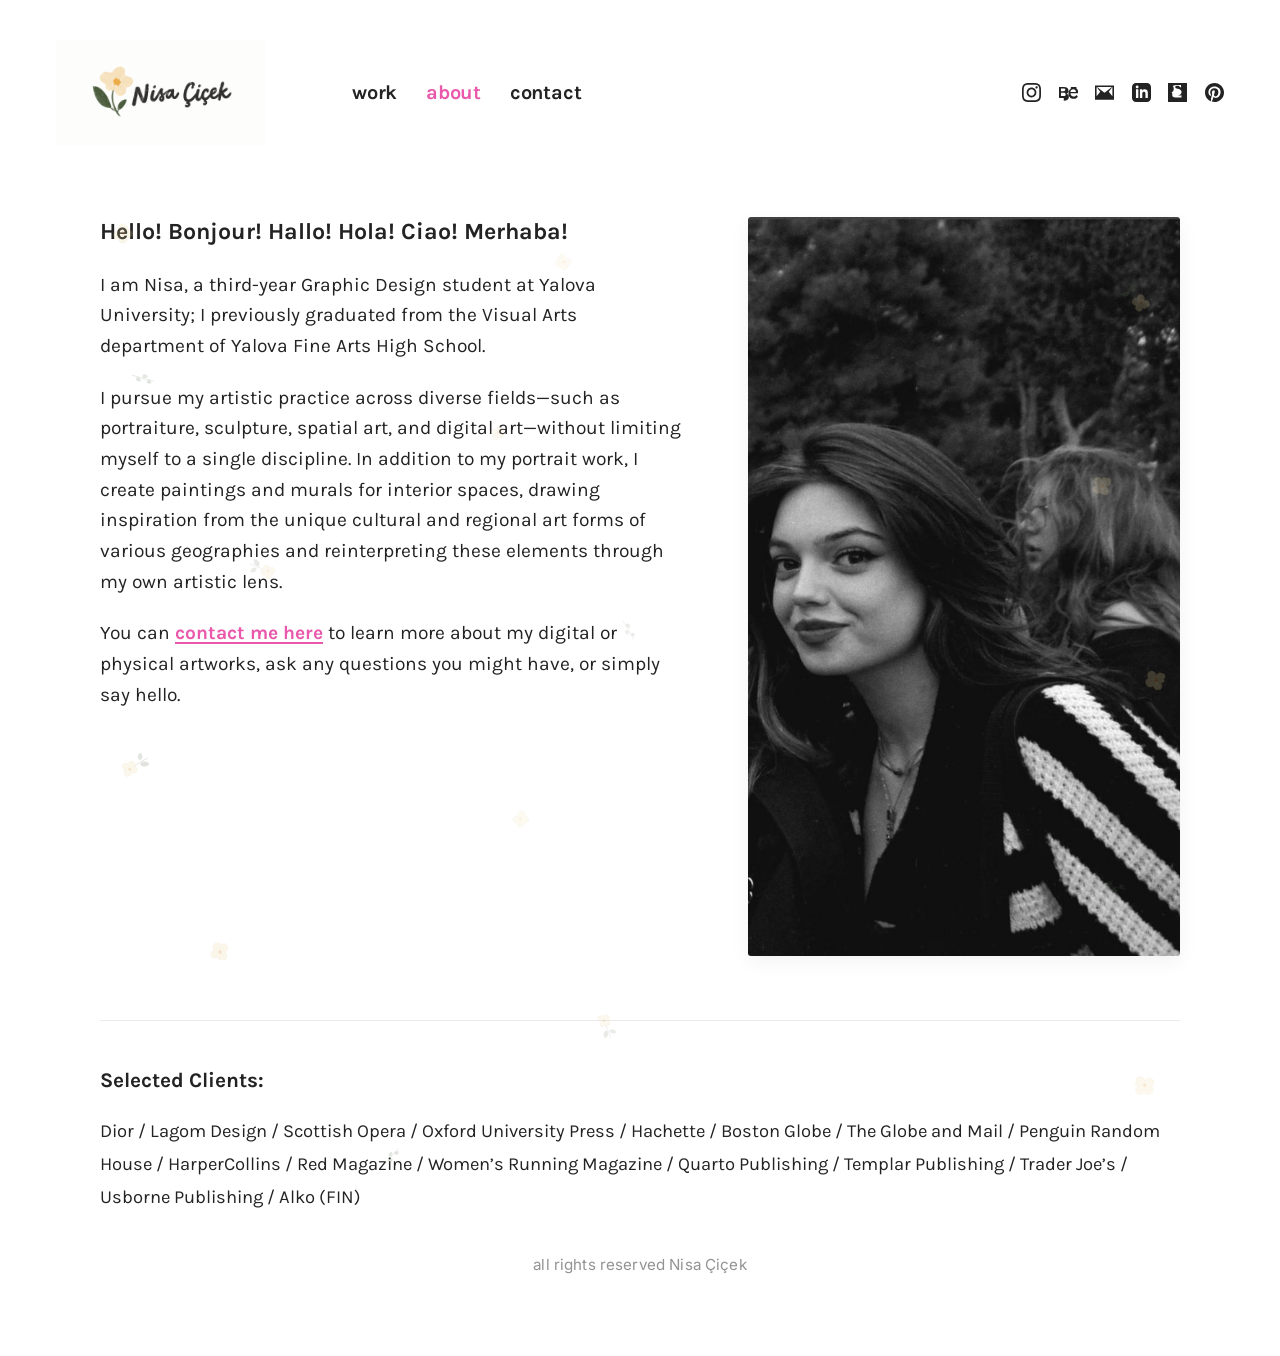
<file: about.html>
<!DOCTYPE html>
<html lang="tr">
<head>
  <meta charset="UTF-8">
  <meta name="viewport" content="width=device-width, initial-scale=1.0">
  <title>About — Nisa Çiçek</title>
  <meta name="description" content="Nisa Çiçek — Hakkında. Sanatçı biyografisi ve referanslar.">
  <link rel="icon" type="image/png" href="assets/images/logo.png">
  <link rel="stylesheet" href="css/style.css">
</head>
<body>

  <div class="site-wrapper">
    <!-- Header -->
    <header class="site-header">
      <!-- Left: Logo -->
      <a href="index.html" class="site-logo" aria-label="Nisa Çiçek Ana Sayfa">
        <img src="assets/images/logo.png" alt="Nisa Çiçek" width="220" height="110">
      </a>

      <!-- Middle: Navigation -->
      <nav class="site-nav" aria-label="Ana Menü">
        <ul class="nav-links">
          <li><a href="index.html">work</a></li>
          <li><a href="about.html" class="active">about</a></li>
          <li><a href="contact.html">contact</a></li>
        </ul>
      </nav>

      <!-- Right: Social Icons -->
      <div class="site-social" aria-label="Sosyal Medya ve İletişim">
        <a href="https://www.instagram.com/" target="_blank" rel="noopener noreferrer" class="social-icon-link" aria-label="Instagram">
          <svg viewBox="0 0 24 24"><path d="M12 2.163c3.204 0 3.584.012 4.85.07 3.252.148 4.771 1.691 4.919 4.919.058 1.265.069 1.645.069 4.849 0 3.205-.012 3.584-.069 4.849-.149 3.225-1.664 4.771-4.919 4.919-1.266.058-1.644.07-4.85.07-3.204 0-3.584-.012-4.849-.07-3.26-.149-4.771-1.699-4.919-4.92-.058-1.265-.07-1.644-.07-4.849 0-3.204.013-3.583.07-4.849.149-3.227 1.664-4.771 4.919-4.919 1.266-.057 1.645-.069 4.849-.069zm0-2.163c-3.259 0-3.667.014-4.947.072-4.358.2-6.78 2.618-6.98 6.98-.059 1.281-.073 1.689-.073 4.948 0 3.259.014 3.668.072 4.948.2 4.358 2.618 6.78 6.98 6.98 1.281.058 1.689.072 4.948.072 3.259 0 3.668-.014 4.948-.072 4.354-.2 6.782-2.618 6.979-6.98.059-1.28.073-1.689.073-4.948 0-3.259-.014-3.667-.072-4.947-.196-4.354-2.617-6.78-6.979-6.98-1.281-.059-1.69-.073-4.949-.073zm0 5.838c-3.403 0-6.162 2.759-6.162 6.162s2.759 6.163 6.162 6.163 6.162-2.759 6.162-6.163c0-3.403-2.759-6.162-6.162-6.162zm0 10.162c-2.209 0-4-1.79-4-4 0-2.209 1.791-4 4-4s4 1.791 4 4c0 2.21-1.791 4-4 4zm6.406-11.845c-.796 0-1.441.645-1.441 1.44s.645 1.44 1.441 1.44c.795 0 1.439-.645 1.439-1.44s-.644-1.44-1.439-1.44z"/></svg>
        </a>
        <a href="https://www.behance.net/" target="_blank" rel="noopener noreferrer" class="social-icon-link" aria-label="Behance">
          <svg viewBox="0 0 24 24"><path d="M22 7h-7v-2h7v2zm1.726 10c-.442 1.297-2.029 3-5.101 3-4.357 0-6.625-2.909-6.625-6.839 0-4.043 2.508-7.161 6.61-7.161 4.298 0 6.012 3.087 5.616 6.84h-9.742c.078 2.053 1.343 4.27 4.142 4.27 1.724 0 3.003-.836 3.618-1.92l1.482 1.81zm-9.352-5.719h6.994c-.08-1.849-1.127-3.328-3.376-3.328-2.185 0-3.371 1.464-3.618 3.328zm-8.374 7.719h-6v-14h6.059c4.255 0 5.941 2.21 5.941 4.673 0 1.62-.841 3.12-2.348 3.844 1.956.657 2.848 2.378 2.848 4.298 0 2.943-2.31 4.685-6.5 4.685zm-3.5-8.5h3.1c1.558 0 2.4-.761 2.4-1.9 0-1.229-.877-1.8-2.4-1.8h-3.1v3.7zm0 6h3.411c1.653 0 2.589-.785 2.589-2.1 0-1.428-1.01-2.1-2.611-2.1h-3.389v4.2z"/></svg>
        </a>
        <a href="mailto:art.nisacicek@gmail.com" class="social-icon-link" aria-label="E-posta">
          <svg viewBox="0 0 24 24"><path d="M0 3v18h24v-18h-24zm6.623 7.929l-4.623 5.712v-11.451l4.623 5.739zm-4.083-5.929h18.92l-9.46 7.42-9.46-7.42zm14.837 5.918l4.623-5.728v11.452l-4.623-5.724zm-1.456 1.155l-3.921 3.079-3.921-3.079-4.839 5.996h17.52l-4.839-5.996z"/></svg>
        </a>
        <a href="https://www.linkedin.com/" target="_blank" rel="noopener noreferrer" class="social-icon-link" aria-label="LinkedIn">
          <svg viewBox="0 0 24 24"><path d="M19 0h-14c-2.761 0-5 2.239-5 5v14c0 2.761 2.239 5 5 5h14c2.762 0 5-2.239 5-5v-14c0-2.761-2.238-5-5-5zm-11 19h-3v-11h3v11zm-1.5-12.268c-.966 0-1.75-.79-1.75-1.764s.784-1.764 1.75-1.764 1.75.79 1.75 1.764-.783 1.764-1.75 1.764zm13.5 12.268h-3v-5.604c0-3.368-4-3.113-4 0v5.604h-3v-11h3v1.765c1.396-2.586 7-2.777 7 2.476v6.759z"/></svg>
        </a>
        <a href="https://www.etsy.com/" target="_blank" rel="noopener noreferrer" class="social-icon-link" aria-label="Etsy">
          <svg viewBox="0 0 24 24"><path d="M0 0v24h24v-24h-24zm17.587 18.064c-1.396.28-3.649.337-5.597.337-3.916 0-5.833-.674-6.395-2.079-.168-.45-.168-.787-.168-1.91 0-.955-.056-1.742-.45-2.022l-.562-.45 1.18-.787c1.349-.899 1.63-2.079 1.63-3.764 0-1.573-.281-2.472-.674-3.034l-.45-.618 1.18-.45c.843-.337 1.966-.562 3.315-.674 1.404-.112 3.371-.168 5.787-.168l.225 3.034h-1.461c-.618-1.573-1.685-1.966-3.371-1.966-.787 0-1.461.112-1.91.337-.45.225-.674.674-.674 1.292 0 .955.562 1.461 1.742 1.798l2.697.787c2.303.674 3.483 1.91 3.483 3.764 0 2.247-1.685 3.764-4.551 4.27 1.63.169 3.09.112 4.494-.281l-.056 2.651z"/></svg>
        </a>
        <a href="https://www.pinterest.com/" target="_blank" rel="noopener noreferrer" class="social-icon-link" aria-label="Pinterest">
          <svg viewBox="0 0 24 24"><path d="M12 0c-6.627 0-12 5.372-12 12 0 5.084 3.163 9.426 7.627 11.174-.105-.949-.2-2.405.042-3.441.218-.937 1.407-5.965 1.407-5.965s-.359-.719-.359-1.782c0-1.668.967-2.914 2.171-2.914 1.023 0 1.518.769 1.518 1.69 0 1.029-.655 2.568-.994 3.995-.283 1.194.599 2.169 1.777 2.169 2.133 0 3.772-2.249 3.772-5.495 0-2.873-2.064-4.882-5.012-4.882-3.414 0-5.418 2.561-5.418 5.207 0 1.031.397 2.138.893 2.738.098.119.112.224.083.345-.09.375-.291 1.199-.332 1.357-.053.211-.174.256-.402.155-1.499-.696-2.435-2.883-2.435-4.643 0-3.785 2.75-7.262 7.929-7.262 4.163 0 7.398 2.967 7.398 6.931 0 4.136-2.607 7.464-6.227 7.464-1.216 0-2.359-.631-2.75-1.378l-.748 2.853c-.271 1.043-1.002 2.35-1.492 3.146 1.124.347 2.317.535 3.554.535 6.627 0 12-5.373 12-12 0-6.628-5.373-12-12-12z"/></svg>
        </a>

        <button class="mobile-menu-btn" aria-label="Menüyü Aç/Kapat" aria-expanded="false">
          <svg viewBox="0 0 24 24"><path d="M3 18h18v-2h-18v2zm0-5h18v-2h-18v2zm0-7v2h18v-2h-18z"/></svg>
        </button>
      </div>
    </header>

    <!-- About Section -->
    <main class="about-section" style="position: relative; z-index: 1;">
      <!-- Subtle artistic miniature floral background motifs (dainty, scattered) -->
      <div class="floral-bg-container" aria-hidden="true">
        <img src="assets/images/motif-flower-1.svg" alt="" class="flower-motif motif-ab-1">
        <img src="assets/images/motif-flower-3.svg" alt="" class="flower-motif motif-ab-2">
        <img src="assets/images/motif-flower-2.svg" alt="" class="flower-motif motif-ab-3">
        <img src="assets/images/motif-leaf.svg" alt="" class="flower-motif motif-ab-4">
        <img src="assets/images/motif-flower-1.svg" alt="" class="flower-motif motif-ab-5">
        <img src="assets/images/motif-flower-3.svg" alt="" class="flower-motif motif-ab-6">
        <img src="assets/images/motif-flower-2.svg" alt="" class="flower-motif motif-ab-7">
        <img src="assets/images/motif-leaf.svg" alt="" class="flower-motif motif-ab-8">
        <img src="assets/images/motif-flower-1.svg" alt="" class="flower-motif motif-ab-9">
        <img src="assets/images/motif-flower-2.svg" alt="" class="flower-motif motif-ab-10">
        <img src="assets/images/motif-flower-3.svg" alt="" class="flower-motif motif-ab-11">
        <img src="assets/images/motif-leaf.svg" alt="" class="flower-motif motif-ab-12">
        <img src="assets/images/motif-flower-1.svg" alt="" class="flower-motif motif-ab-13">
        <img src="assets/images/motif-flower-2.svg" alt="" class="flower-motif motif-ab-14">
        <img src="assets/images/motif-flower-3.svg" alt="" class="flower-motif motif-ab-15">
        <img src="assets/images/motif-leaf.svg" alt="" class="flower-motif motif-ab-16">
      </div>

      <div class="about-grid">
        <!-- Left: Bio & Intro Text -->
        <div class="about-content">
          <h1 class="about-greeting">Hello! Bonjour! Hallo! Hola! Ciao! Merhaba!</h1>
          
          <p>I am Nisa, a third-year Graphic Design student at Yalova University; I previously graduated from the Visual Arts department of Yalova Fine Arts High School.</p>
          
          <p>I pursue my artistic practice across diverse fields—such as portraiture, sculpture, spatial art, and digital art—without limiting myself to a single discipline. In addition to my portrait work, I create paintings and murals for interior spaces, drawing inspiration from the unique cultural and regional art forms of various geographies and reinterpreting these elements through my own artistic lens.</p>
          
          <p>You can <a href="mailto:art.nisacicek@gmail.com" class="pink-link">contact me here</a> to learn more about my digital or physical artworks, ask any questions you might have, or simply say hello.</p>
        </div>

        <!-- Right: Artist Portrait Photo -->
        <div class="about-image-wrapper">
          <img src="assets/images/nisa-portrait.jpg" alt="Nisa Çiçek" class="about-portrait-img">
        </div>
      </div>

      <!-- Selected Clients -->
      <section class="clients-section">
        <h2>Selected Clients:</h2>
        <p class="clients-list">
          Dior / Lagom Design / Scottish Opera / Oxford University Press / Hachette / Boston Globe / The Globe and Mail / Penguin Random House / HarperCollins / Red Magazine / Women’s Running Magazine / Quarto Publishing / Templar Publishing / Trader Joe’s / Usborne Publishing / Alko (FIN)
        </p>
      </section>
    </main>

    <!-- Footer -->
    <footer class="site-footer">
      <small>all rights reserved Nisa Çiçek</small>
    </footer>
  </div>

  <script src="js/main.js"></script>
</body>
</html>
</file>
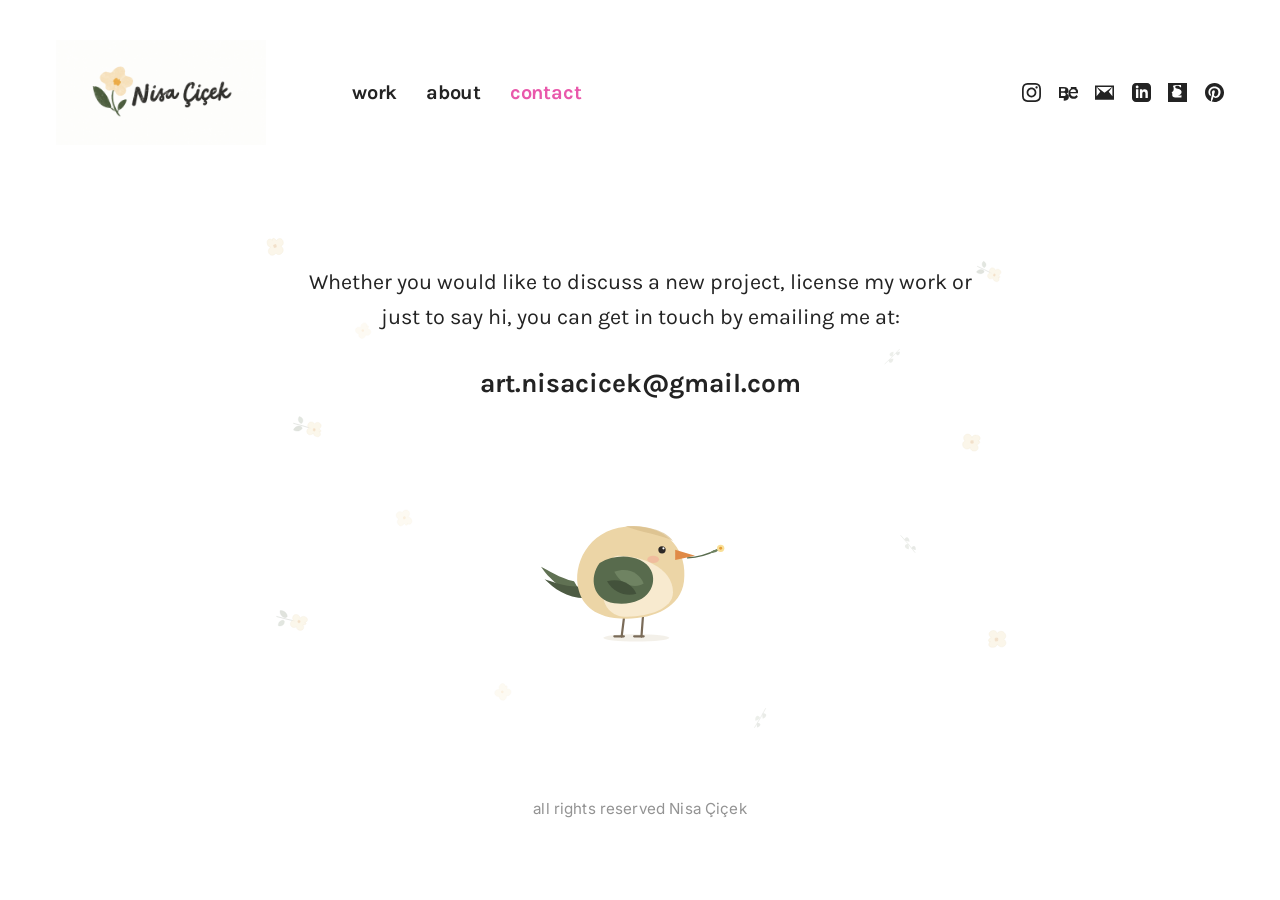
<file: contact.html>
<!DOCTYPE html>
<html lang="tr">
<head>
  <meta charset="UTF-8">
  <meta name="viewport" content="width=device-width, initial-scale=1.0">
  <title>Contact — Nisa Çiçek</title>
  <meta name="description" content="Nisa Çiçek — İletişim. İş birlikleri ve projeler için iletişime geçin.">
  <link rel="icon" type="image/png" href="assets/images/logo.png">
  <link rel="stylesheet" href="css/style.css">
</head>
<body>

  <div class="site-wrapper">
    <!-- Header -->
    <header class="site-header">
      <!-- Left: Logo -->
      <a href="index.html" class="site-logo" aria-label="Nisa Çiçek Ana Sayfa">
        <img src="assets/images/logo.png" alt="Nisa Çiçek" width="220" height="110">
      </a>

      <!-- Middle: Navigation -->
      <nav class="site-nav" aria-label="Ana Menü">
        <ul class="nav-links">
          <li><a href="index.html">work</a></li>
          <li><a href="about.html">about</a></li>
          <li><a href="contact.html" class="active">contact</a></li>
        </ul>
      </nav>

      <!-- Right: Social Icons -->
      <div class="site-social" aria-label="Sosyal Medya ve İletişim">
        <a href="https://www.instagram.com/" target="_blank" rel="noopener noreferrer" class="social-icon-link" aria-label="Instagram">
          <svg viewBox="0 0 24 24"><path d="M12 2.163c3.204 0 3.584.012 4.85.07 3.252.148 4.771 1.691 4.919 4.919.058 1.265.069 1.645.069 4.849 0 3.205-.012 3.584-.069 4.849-.149 3.225-1.664 4.771-4.919 4.919-1.266.058-1.644.07-4.85.07-3.204 0-3.584-.012-4.849-.07-3.26-.149-4.771-1.699-4.919-4.92-.058-1.265-.07-1.644-.07-4.849 0-3.204.013-3.583.07-4.849.149-3.227 1.664-4.771 4.919-4.919 1.266-.057 1.645-.069 4.849-.069zm0-2.163c-3.259 0-3.667.014-4.947.072-4.358.2-6.78 2.618-6.98 6.98-.059 1.281-.073 1.689-.073 4.948 0 3.259.014 3.668.072 4.948.2 4.358 2.618 6.78 6.98 6.98 1.281.058 1.689.072 4.948.072 3.259 0 3.668-.014 4.948-.072 4.354-.2 6.782-2.618 6.979-6.98.059-1.28.073-1.689.073-4.948 0-3.259-.014-3.667-.072-4.947-.196-4.354-2.617-6.78-6.979-6.98-1.281-.059-1.69-.073-4.949-.073zm0 5.838c-3.403 0-6.162 2.759-6.162 6.162s2.759 6.163 6.162 6.163 6.162-2.759 6.162-6.163c0-3.403-2.759-6.162-6.162-6.162zm0 10.162c-2.209 0-4-1.79-4-4 0-2.209 1.791-4 4-4s4 1.791 4 4c0 2.21-1.791 4-4 4zm6.406-11.845c-.796 0-1.441.645-1.441 1.44s.645 1.44 1.441 1.44c.795 0 1.439-.645 1.439-1.44s-.644-1.44-1.439-1.44z"/></svg>
        </a>
        <a href="https://www.behance.net/" target="_blank" rel="noopener noreferrer" class="social-icon-link" aria-label="Behance">
          <svg viewBox="0 0 24 24"><path d="M22 7h-7v-2h7v2zm1.726 10c-.442 1.297-2.029 3-5.101 3-4.357 0-6.625-2.909-6.625-6.839 0-4.043 2.508-7.161 6.61-7.161 4.298 0 6.012 3.087 5.616 6.84h-9.742c.078 2.053 1.343 4.27 4.142 4.27 1.724 0 3.003-.836 3.618-1.92l1.482 1.81zm-9.352-5.719h6.994c-.08-1.849-1.127-3.328-3.376-3.328-2.185 0-3.371 1.464-3.618 3.328zm-8.374 7.719h-6v-14h6.059c4.255 0 5.941 2.21 5.941 4.673 0 1.62-.841 3.12-2.348 3.844 1.956.657 2.848 2.378 2.848 4.298 0 2.943-2.31 4.685-6.5 4.685zm-3.5-8.5h3.1c1.558 0 2.4-.761 2.4-1.9 0-1.229-.877-1.8-2.4-1.8h-3.1v3.7zm0 6h3.411c1.653 0 2.589-.785 2.589-2.1 0-1.428-1.01-2.1-2.611-2.1h-3.389v4.2z"/></svg>
        </a>
        <a href="mailto:art.nisacicek@gmail.com" class="social-icon-link" aria-label="E-posta">
          <svg viewBox="0 0 24 24"><path d="M0 3v18h24v-18h-24zm6.623 7.929l-4.623 5.712v-11.451l4.623 5.739zm-4.083-5.929h18.92l-9.46 7.42-9.46-7.42zm14.837 5.918l4.623-5.728v11.452l-4.623-5.724zm-1.456 1.155l-3.921 3.079-3.921-3.079-4.839 5.996h17.52l-4.839-5.996z"/></svg>
        </a>
        <a href="https://www.linkedin.com/" target="_blank" rel="noopener noreferrer" class="social-icon-link" aria-label="LinkedIn">
          <svg viewBox="0 0 24 24"><path d="M19 0h-14c-2.761 0-5 2.239-5 5v14c0 2.761 2.239 5 5 5h14c2.762 0 5-2.239 5-5v-14c0-2.761-2.238-5-5-5zm-11 19h-3v-11h3v11zm-1.5-12.268c-.966 0-1.75-.79-1.75-1.764s.784-1.764 1.75-1.764 1.75.79 1.75 1.764-.783 1.764-1.75 1.764zm13.5 12.268h-3v-5.604c0-3.368-4-3.113-4 0v5.604h-3v-11h3v1.765c1.396-2.586 7-2.777 7 2.476v6.759z"/></svg>
        </a>
        <a href="https://www.etsy.com/" target="_blank" rel="noopener noreferrer" class="social-icon-link" aria-label="Etsy">
          <svg viewBox="0 0 24 24"><path d="M0 0v24h24v-24h-24zm17.587 18.064c-1.396.28-3.649.337-5.597.337-3.916 0-5.833-.674-6.395-2.079-.168-.45-.168-.787-.168-1.91 0-.955-.056-1.742-.45-2.022l-.562-.45 1.18-.787c1.349-.899 1.63-2.079 1.63-3.764 0-1.573-.281-2.472-.674-3.034l-.45-.618 1.18-.45c.843-.337 1.966-.562 3.315-.674 1.404-.112 3.371-.168 5.787-.168l.225 3.034h-1.461c-.618-1.573-1.685-1.966-3.371-1.966-.787 0-1.461.112-1.91.337-.45.225-.674.674-.674 1.292 0 .955.562 1.461 1.742 1.798l2.697.787c2.303.674 3.483 1.91 3.483 3.764 0 2.247-1.685 3.764-4.551 4.27 1.63.169 3.09.112 4.494-.281l-.056 2.651z"/></svg>
        </a>
        <a href="https://www.pinterest.com/" target="_blank" rel="noopener noreferrer" class="social-icon-link" aria-label="Pinterest">
          <svg viewBox="0 0 24 24"><path d="M12 0c-6.627 0-12 5.372-12 12 0 5.084 3.163 9.426 7.627 11.174-.105-.949-.2-2.405.042-3.441.218-.937 1.407-5.965 1.407-5.965s-.359-.719-.359-1.782c0-1.668.967-2.914 2.171-2.914 1.023 0 1.518.769 1.518 1.69 0 1.029-.655 2.568-.994 3.995-.283 1.194.599 2.169 1.777 2.169 2.133 0 3.772-2.249 3.772-5.495 0-2.873-2.064-4.882-5.012-4.882-3.414 0-5.418 2.561-5.418 5.207 0 1.031.397 2.138.893 2.738.098.119.112.224.083.345-.09.375-.291 1.199-.332 1.357-.053.211-.174.256-.402.155-1.499-.696-2.435-2.883-2.435-4.643 0-3.785 2.75-7.262 7.929-7.262 4.163 0 7.398 2.967 7.398 6.931 0 4.136-2.607 7.464-6.227 7.464-1.216 0-2.359-.631-2.75-1.378l-.748 2.853c-.271 1.043-1.002 2.35-1.492 3.146 1.124.347 2.317.535 3.554.535 6.627 0 12-5.373 12-12 0-6.628-5.373-12-12-12z"/></svg>
        </a>

        <button class="mobile-menu-btn" aria-label="Menüyü Aç/Kapat" aria-expanded="false">
          <svg viewBox="0 0 24 24"><path d="M3 18h18v-2h-18v2zm0-5h18v-2h-18v2zm0-7v2h18v-2h-18z"/></svg>
        </button>
      </div>
    </header>

    <!-- Contact Section -->
    <main class="contact-section" style="position: relative; z-index: 1;">
      <!-- Subtle artistic miniature floral background motifs (dainty, scattered) -->
      <div class="floral-bg-container" aria-hidden="true">
        <img src="assets/images/motif-flower-1.svg" alt="" class="flower-motif motif-ct-1">
        <img src="assets/images/motif-flower-2.svg" alt="" class="flower-motif motif-ct-2">
        <img src="assets/images/motif-flower-3.svg" alt="" class="flower-motif motif-ct-3">
        <img src="assets/images/motif-leaf.svg" alt="" class="flower-motif motif-ct-4">
        <img src="assets/images/motif-flower-2.svg" alt="" class="flower-motif motif-ct-5">
        <img src="assets/images/motif-flower-1.svg" alt="" class="flower-motif motif-ct-6">
        <img src="assets/images/motif-flower-3.svg" alt="" class="flower-motif motif-ct-7">
        <img src="assets/images/motif-leaf.svg" alt="" class="flower-motif motif-ct-8">
        <img src="assets/images/motif-flower-2.svg" alt="" class="flower-motif motif-ct-9">
        <img src="assets/images/motif-flower-1.svg" alt="" class="flower-motif motif-ct-10">
        <img src="assets/images/motif-flower-3.svg" alt="" class="flower-motif motif-ct-11">
        <img src="assets/images/motif-leaf.svg" alt="" class="flower-motif motif-ct-12">
      </div>

      <p class="contact-intro">
        Whether you would like to discuss a new project, license my work or just to say hi, you can get in touch by emailing me at:
      </p>

      <p class="contact-email">
        <a href="mailto:art.nisacicek@gmail.com">art.nisacicek@gmail.com</a>
      </p>

      <!-- Custom artistic bird illustration matching the aesthetic -->
      <div class="contact-illustration">
        <img src="assets/images/bird-contact.svg" alt="Artistic Bird Illustration" width="220" height="176">
      </div>
    </main>

    <!-- Footer -->
    <footer class="site-footer">
      <small>all rights reserved Nisa Çiçek</small>
    </footer>
  </div>

  <script src="js/main.js"></script>
</body>
</html>
</file>
<file: css/style.css>
/* ==========================================================================
   Nisa Çiçek - Art & Exhibition Portfolio
   Inspired by and formatted to match essillustration aesthetic
   ========================================================================== */

@import url('https://fonts.googleapis.com/css2?family=Inter:wght@300;400;500&family=Karla:ital,wght@0,300;0,400;0,500;0,600;0,700;0,800;1,400;1,700&display=swap');

:root {
  --font-main: 'Karla', -apple-system, BlinkMacSystemFont, "Segoe UI", Roboto, sans-serif;
  --font-secondary: 'Inter', -apple-system, BlinkMacSystemFont, sans-serif;
  --color-text: #232323;
  --color-text-muted: #939393;
  --color-accent-pink: rgb(233, 88, 171); /* Exact essillustration accent pink */
  --color-overlay-cream: rgba(249, 241, 227, 0.85); /* Exact warm cream hover overlay */
  --color-bg: #ffffff;
  --site-max-width: 1380px;
}

/* Reset & Box Sizing */
*, *::before, *::after {
  box-sizing: border-box;
  margin: 0;
  padding: 0;
}

html {
  font-size: 16px;
  -webkit-font-smoothing: antialiased;
  -moz-osx-font-smoothing: grayscale;
  scroll-behavior: smooth;
}

body {
  background-color: var(--color-bg);
  color: var(--color-text);
  font-family: var(--font-main);
  min-height: 100vh;
  display: flex;
  flex-direction: column;
  line-height: 1.4;
}

a {
  color: inherit;
  text-decoration: none;
  transition: color 0.2s ease, opacity 0.2s ease;
}

/* Layout Container */
.site-wrapper {
  width: 100%;
  max-width: var(--site-max-width);
  margin: 0 auto;
  padding: 2.5rem 3.5rem 3rem 3.5rem;
  flex: 1 0 auto;
  display: flex;
  flex-direction: column;
}

/* ==========================================================================
   Header & Navigation
   ========================================================================== */
.site-header {
  display: grid;
  grid-template-columns: 240px 1fr auto;
  align-items: center;
  gap: 2rem;
  padding-bottom: 3.5rem;
  position: relative;
}

/* Logo */
.site-logo {
  display: inline-flex;
  align-items: center;
}

.site-logo img {
  max-width: 210px;
  height: auto;
  display: block;
  transition: opacity 0.2s ease;
}

.site-logo:hover img {
  opacity: 0.88;
}

/* Main Navigation */
.site-nav {
  display: flex;
  align-items: center;
  padding-left: 1.5rem;
}

.nav-links {
  list-style: none;
  display: flex;
  align-items: center;
  gap: 1.8rem;
}

.nav-links li a {
  font-family: var(--font-main);
  font-size: 1.25rem;
  font-weight: 700;
  color: var(--color-text);
  text-transform: lowercase;
  letter-spacing: -0.01em;
  position: relative;
  transition: color 0.2s ease;
}

/* Hover and Active State Pink Color */
.nav-links li a:hover,
.nav-links li a.active {
  color: var(--color-accent-pink);
  font-weight: 700;
}

/* Social Icons */
.site-social {
  display: flex;
  align-items: center;
  gap: 1.1rem;
}

.social-icon-link {
  display: inline-flex;
  align-items: center;
  justify-content: center;
  color: var(--color-text);
  transition: transform 0.2s ease, color 0.2s ease;
  line-height: 1;
}

.social-icon-link svg {
  width: 19px;
  height: 19px;
  fill: currentColor;
  transition: fill 0.2s ease;
}

.social-icon-link:hover {
  color: var(--color-accent-pink);
}

.social-icon-link:hover svg {
  fill: var(--color-accent-pink);
}

/* Mobile Toggle */
.mobile-menu-btn {
  display: none;
  background: none;
  border: none;
  cursor: pointer;
  padding: 0.5rem;
  color: var(--color-text);
}

.mobile-menu-btn svg {
  width: 26px;
  height: 26px;
  fill: currentColor;
}

/* ==========================================================================
   Work / Gallery (Masonry Puzzle Grid)
   ========================================================================== */
.gallery-section {
  width: 100%;
  flex: 1 0 auto;
}

.thumbnails-grid {
  column-count: 3;
  column-gap: 1.8rem;
  width: 100%;
}

.thumbnail-item {
  break-inside: avoid;
  margin-bottom: 1.8rem;
  position: relative;
  overflow: hidden;
  display: block;
  cursor: pointer;
}

.thumbnail-link {
  position: relative;
  display: block;
  width: 100%;
  overflow: hidden;
  background-color: #fafafa;
}

.thumb-image {
  width: 100%;
  display: block;
}

.thumb-image img {
  width: 100%;
  height: auto;
  display: block;
  vertical-align: middle;
  transition: transform 0.35s ease;
}

/* Artwork Title Overlay on Hover (Matching essillustration) */
.thumbnail-item .thumbnail-overlay {
  background-color: var(--color-overlay-cream);
  position: absolute;
  top: 0;
  left: 0;
  right: 0;
  bottom: 0;
  z-index: 10;
  display: flex;
  align-items: center;
  justify-content: center;
  padding: 1.5rem;
  opacity: 0;
  transition: opacity 0.25s ease;
  pointer-events: none;
}

.thumbnail-overlay span {
  font-family: var(--font-main);
  font-weight: 700;
  font-size: 1.25rem;
  color: var(--color-text);
  text-align: center;
  line-height: 1.25;
}

.thumbnail-item:hover .thumbnail-overlay {
  opacity: 1;
}

.thumbnail-item:hover .thumb-image img {
  transform: scale(1.015);
}

/* ==========================================================================
   About Page Layout
   ========================================================================== */
.about-section {
  max-width: 1080px;
  margin: 0 auto;
  width: 100%;
  padding-top: 1rem;
}

.about-grid {
  display: grid;
  grid-template-columns: 1.15fr 0.85fr;
  gap: 4rem;
  align-items: start;
  margin-bottom: 4rem;
}

.about-content {
  font-family: var(--font-main);
  font-size: 1.2rem;
  line-height: 1.6;
  color: var(--color-text);
}

.about-content .about-greeting {
  font-size: 1.45rem;
  font-weight: 700;
  color: var(--color-text);
  margin-bottom: 1.4rem;
  line-height: 1.3;
}

.about-content p {
  margin-bottom: 1.3rem;
}

.about-portrait-img {
  width: 100%;
  max-width: 440px;
  height: auto;
  display: block;
  border-radius: 3px;
  box-shadow: 0 6px 20px rgba(0, 0, 0, 0.05);
  margin-left: auto;
}

.pink-link {
  color: var(--color-accent-pink);
  font-weight: 700;
  text-decoration: underline;
  text-underline-offset: 3px;
  text-decoration-thickness: 1.5px;
  transition: opacity 0.2s ease;
}

.pink-link:hover {
  opacity: 0.8;
}

/* ==========================================================================
   Floral Background Motifs (Subtle, Artistic & Translucent Mini-Flowers)
   ========================================================================== */
.floral-bg-container {
  position: absolute;
  top: 0;
  left: 0;
  right: 0;
  bottom: 0;
  width: 100%;
  height: 100%;
  pointer-events: none;
  overflow: hidden;
  z-index: 0;
}

.flower-motif {
  position: absolute;
  pointer-events: none;
  opacity: 0.24;
  user-select: none;
}

/* 16 Miniature scattered flowers for About page (dainty: 18px - 26px, reversed/inverted angles) */
.motif-ab-1  { top: 2%;   left: 1%;   width: 24px; transform: rotate(20deg); }
.motif-ab-2  { top: 5%;   left: 42%;  width: 20px; transform: rotate(-45deg) scaleX(-1); opacity: 0.16; }
.motif-ab-3  { top: 8%;   right: 3%;  width: 26px; transform: rotate(135deg); }
.motif-ab-4  { top: 16%;  left: 3%;   width: 22px; transform: rotate(-75deg); }
.motif-ab-5  { top: 22%;  left: 36%;  width: 18px; transform: rotate(50deg); opacity: 0.15; }
.motif-ab-6  { top: 27%;  right: 6%;  width: 25px; transform: rotate(-160deg) scaleY(-1); }
.motif-ab-7  { top: 35%;  left: 14%;  width: 22px; transform: rotate(110deg); opacity: 0.18; }
.motif-ab-8  { top: 41%;  left: 48%;  width: 20px; transform: rotate(-30deg) scaleX(-1); opacity: 0.16; }
.motif-ab-9  { top: 46%;  right: 1%;  width: 26px; transform: rotate(85deg); }
.motif-ab-10 { top: 54%;  left: 2%;   width: 24px; transform: rotate(-125deg); }
.motif-ab-11 { top: 60%;  left: 38%;  width: 20px; transform: rotate(35deg); opacity: 0.17; }
.motif-ab-12 { top: 66%;  right: 5%;  width: 25px; transform: rotate(-80deg) scaleX(-1); }
.motif-ab-13 { top: 73%;  left: 10%;  width: 24px; transform: rotate(170deg); }
.motif-ab-14 { top: 80%;  left: 46%;  width: 21px; transform: rotate(-25deg); opacity: 0.18; }
.motif-ab-15 { top: 86%;  right: 2%;  width: 26px; transform: rotate(105deg) scaleY(-1); }
.motif-ab-16 { top: 93%;  left: 26%;  width: 20px; transform: rotate(-140deg); }

/* 12 Miniature scattered flowers for Contact page */
.motif-ct-1  { top: 6%;   left: 4%;   width: 24px; transform: rotate(-25deg); }
.motif-ct-2  { top: 10%;  right: 6%;  width: 22px; transform: rotate(120deg) scaleX(-1); }
.motif-ct-3  { top: 22%;  left: 15%;  width: 19px; transform: rotate(45deg); opacity: 0.16; }
.motif-ct-4  { top: 26%;  right: 18%; width: 20px; transform: rotate(-135deg); opacity: 0.16; }
.motif-ct-5  { top: 38%;  left: 8%;   width: 25px; transform: rotate(-70deg) scaleY(-1); }
.motif-ct-6  { top: 42%;  right: 8%;  width: 24px; transform: rotate(80deg); }
.motif-ct-7  { top: 56%;  left: 20%;  width: 21px; transform: rotate(155deg); opacity: 0.18; }
.motif-ct-8  { top: 60%;  right: 16%; width: 22px; transform: rotate(-40deg) scaleX(-1); opacity: 0.18; }
.motif-ct-9  { top: 74%;  left: 6%;   width: 26px; transform: rotate(100deg); }
.motif-ct-10 { top: 78%;  right: 5%;  width: 25px; transform: rotate(-110deg); }
.motif-ct-11 { top: 88%;  left: 32%;  width: 20px; transform: rotate(30deg); opacity: 0.17; }
.motif-ct-12 { top: 92%;  right: 34%; width: 22px; transform: rotate(-150deg) scaleY(-1); opacity: 0.17; }

/* Selected Clients */
.clients-section {
  border-top: 1px solid rgba(0, 0, 0, 0.08);
  padding-top: 2.8rem;
  margin-top: 1.5rem;
}

.clients-section h2 {
  font-family: var(--font-main);
  font-size: 1.3rem;
  font-weight: 700;
  margin-bottom: 1.2rem;
  color: var(--color-text);
}

.clients-list {
  font-family: var(--font-main);
  font-size: 1.15rem;
  line-height: 1.8;
  color: var(--color-text);
}

/* ==========================================================================
   Contact Page Layout
   ========================================================================== */
.contact-section {
  max-width: 820px;
  margin: 0 auto;
  width: 100%;
  text-align: center;
  padding: 4rem 1.5rem 3rem 1.5rem;
}

.contact-intro {
  font-family: var(--font-main);
  font-size: 1.35rem;
  line-height: 1.6;
  color: var(--color-text);
  margin-bottom: 2rem;
  max-width: 680px;
  margin-left: auto;
  margin-right: auto;
}

.contact-email {
  font-family: var(--font-main);
  font-size: 1.65rem;
  font-weight: 700;
  margin-bottom: 4.5rem;
}

.contact-email a {
  color: var(--color-text);
  transition: color 0.2s ease;
}

.contact-email a:hover {
  color: var(--color-accent-pink);
}

.contact-illustration {
  margin: 0 auto 3rem auto;
  max-width: 220px;
  display: block;
}

.contact-illustration img {
  width: 100%;
  height: auto;
  display: block;
  margin: 0 auto;
}

/* ==========================================================================
   Footer
   ========================================================================== */
.site-footer {
  width: 100%;
  padding: 2.5rem 1rem 2rem 1rem;
  text-align: center;
  margin-top: auto;
}

.site-footer small {
  font-family: var(--font-secondary);
  font-size: 0.95rem;
  font-weight: 400;
  color: var(--color-text-muted);
  letter-spacing: 0.01em;
}

/* ==========================================================================
   Lightbox Modal for Artwork Detail
   ========================================================================== */
.lightbox-modal {
  position: fixed;
  top: 0;
  left: 0;
  width: 100%;
  height: 100%;
  background: rgba(255, 255, 255, 0.96);
  z-index: 1000;
  display: none;
  align-items: center;
  justify-content: center;
  padding: 2.5rem;
  opacity: 0;
  transition: opacity 0.25s ease;
}

.lightbox-modal.active {
  display: flex;
  opacity: 1;
}

.lightbox-content {
  position: relative;
  max-width: 90vw;
  max-height: 90vh;
  display: flex;
  flex-direction: column;
  align-items: center;
  justify-content: center;
}

.lightbox-image {
  max-width: 85vw;
  max-height: 78vh;
  object-fit: contain;
  box-shadow: 0 10px 30px rgba(0, 0, 0, 0.08);
}

.lightbox-caption {
  margin-top: 1.2rem;
  font-family: var(--font-main);
  font-weight: 700;
  font-size: 1.25rem;
  color: var(--color-text);
  text-align: center;
}

.lightbox-close {
  position: absolute;
  top: 1.5rem;
  right: 2rem;
  background: none;
  border: none;
  cursor: pointer;
  padding: 0.5rem;
  color: var(--color-text);
  font-size: 2rem;
  line-height: 1;
  transition: color 0.2s ease;
  z-index: 1010;
}

.lightbox-close:hover {
  color: var(--color-accent-pink);
}

.lightbox-nav {
  position: absolute;
  top: 50%;
  transform: translateY(-50%);
  background: none;
  border: none;
  cursor: pointer;
  padding: 1rem;
  color: var(--color-text);
  font-size: 2.2rem;
  line-height: 1;
  transition: color 0.2s ease;
  z-index: 1010;
}

.lightbox-nav:hover {
  color: var(--color-accent-pink);
}

.lightbox-nav.prev {
  left: 1.5rem;
}

.lightbox-nav.next {
  right: 1.5rem;
}

/* ==========================================================================
   Responsive Breakpoints
   ========================================================================== */
@media (max-width: 992px) {
  .site-wrapper {
    padding: 2rem 2rem 2.5rem 2rem;
  }

  .site-header {
    grid-template-columns: 200px 1fr auto;
    gap: 1.5rem;
    padding-bottom: 2.5rem;
  }

  .thumbnails-grid {
    column-count: 2;
    column-gap: 1.5rem;
  }

  .thumbnail-item {
    margin-bottom: 1.5rem;
  }

  .about-grid {
    grid-template-columns: 1fr;
    gap: 2.5rem;
  }
}

@media (max-width: 768px) {
  .site-wrapper {
    padding: 1.5rem 1.2rem;
  }

  .site-header {
    display: flex;
    flex-wrap: wrap;
    justify-content: space-between;
    align-items: center;
    gap: 1.2rem;
    padding-bottom: 2rem;
  }

  .site-logo img {
    max-width: 170px;
  }

  .mobile-menu-btn {
    display: block;
  }

  .site-nav {
    width: 100%;
    order: 3;
    padding-left: 0;
    display: none;
  }

  .site-nav.open {
    display: block;
  }

  .nav-links {
    flex-direction: column;
    align-items: flex-start;
    gap: 1rem;
    padding: 1rem 0;
    border-top: 1px solid rgba(0, 0, 0, 0.06);
    border-bottom: 1px solid rgba(0, 0, 0, 0.06);
  }

  .site-social {
    order: 2;
    gap: 0.85rem;
  }

  .social-icon-link svg {
    width: 17px;
    height: 17px;
  }

  .thumbnails-grid {
    column-count: 1;
  }

  .contact-intro {
    font-size: 1.2rem;
  }

  .contact-email {
    font-size: 1.35rem;
  }

  /* On mobile touch screens, overlay can also show artwork title cleanly below or touch tap */
  .thumbnail-overlay span {
    font-size: 1.1rem;
  }
}
</file>
